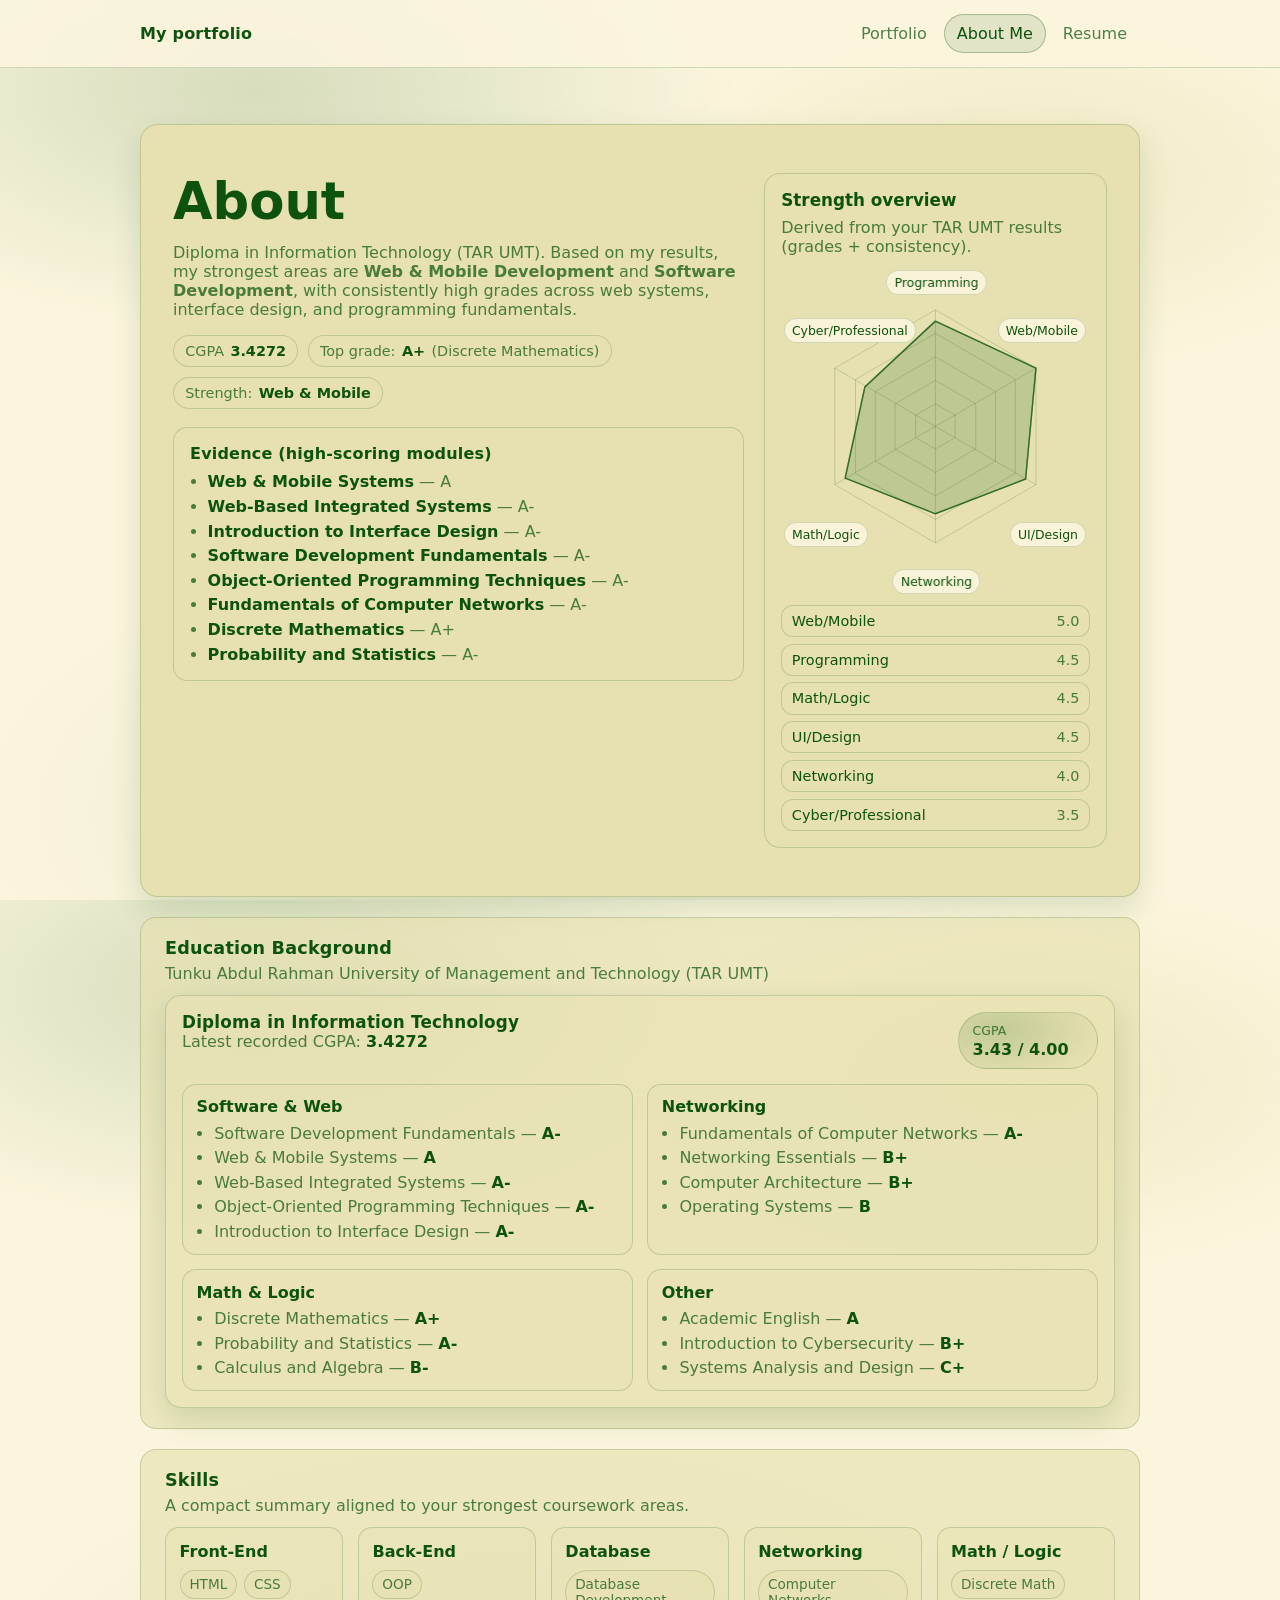
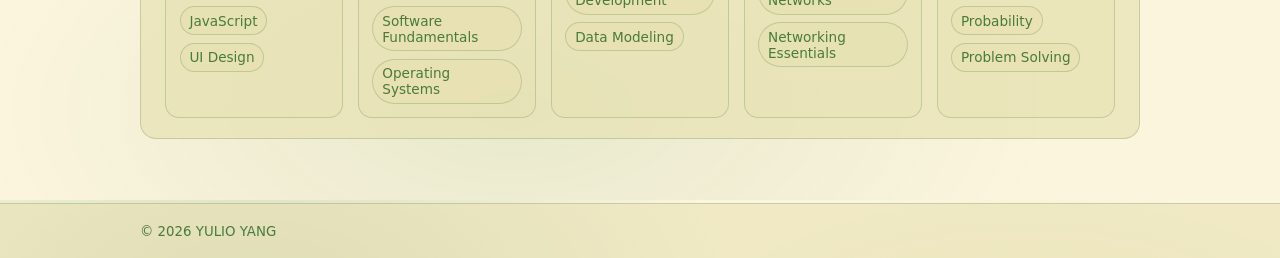
<file: about.html>
<!doctype html>
<html lang="en">
  <head>
    <meta charset="UTF-8" />
    <meta name="viewport" content="width=device-width, initial-scale=1.0" />
    <title>About Me</title>
    <script src="./assets/include-favicon.js"></script>
    <link rel="stylesheet" href="./styles.css" />
  </head>
  <body>
    <header class="site-header">
      <nav class="nav" aria-label="Primary">
        <a class="brand" href="./index.html">My portfolio</a>
        <button class="nav-toggle" type="button" aria-label="Open menu" aria-expanded="false" aria-controls="mobile-nav">
          <span class="nav-toggle-bars" aria-hidden="true"></span>
        </button>
        <ul class="nav-links">
          <li><a href="./index.html">Portfolio</a></li>
          <li><a class="is-active" href="./about.html">About Me</a></li>
          <li><a href="./resume.html">Resume</a></li>
        </ul>
      </nav>
      <div id="mobile-nav" class="nav-mobile" hidden>
        <a class="nav-mobile-link" href="./index.html">Portfolio</a>
        <a class="nav-mobile-link is-active" href="./about.html">About Me</a>
        <a class="nav-mobile-link" href="./resume.html">Resume</a>
      </div>
      <div class="nav-backdrop" hidden aria-hidden="true"></div>
    </header>

    <main class="container">
      <section class="hero" aria-label="About">
        <div class="about-hero">
          <div class="about-intro">
            <div class="about-title">
              <h1>About</h1>
              <p class="muted">
                Diploma in Information Technology (TAR UMT). Based on my results, my strongest areas are
                <strong>Web & Mobile Development</strong> and <strong>Software Development</strong>, with consistently high grades
                across web systems, interface design, and programming fundamentals.
              </p>
            </div>

            <div class="about-badges" role="list" aria-label="Highlights">
              <span class="pill" role="listitem">CGPA <strong>3.4272</strong></span>
              <span class="pill" role="listitem">Top grade: <strong>A+</strong> (Discrete Mathematics)</span>
              <span class="pill" role="listitem">Strength: <strong>Web & Mobile</strong></span>
            </div>

            <section class="about-section" aria-label="Evidence from results">
              <h2>Evidence (high-scoring modules)</h2>
              <ul class="about-list">
                <li><strong>Web & Mobile Systems</strong> — A</li>
                <li><strong>Web-Based Integrated Systems</strong> — A-</li>
                <li><strong>Introduction to Interface Design</strong> — A-</li>
                <li><strong>Software Development Fundamentals</strong> — A-</li>
                <li><strong>Object-Oriented Programming Techniques</strong> — A-</li>
                <li><strong>Fundamentals of Computer Networks</strong> — A-</li>
                <li><strong>Discrete Mathematics</strong> — A+</li>
                <li><strong>Probability and Statistics</strong> — A-</li>
              </ul>
            </section>
          </div>

          <aside class="about-radar" aria-label="Strength radar chart">
            <div class="radar-card">
              <div class="radar-head">
                <h2>Strength overview</h2>
                <p class="muted">Derived from your TAR UMT results (grades + consistency).</p>
              </div>

              <div class="radar-wrap" role="img" aria-label="Radar chart: Programming 4.5, Web/Mobile 5, UI/Design 4.5, Networking 4, Math/Logic 4.5, Cyber/Professional 3.5 out of 5">
                <svg class="radar" viewBox="0 0 320 320" aria-hidden="true">
                  <!-- grid -->
                  <g class="radar-grid">
                    <polygon points="160,36 267,98 267,222 160,284 53,222 53,98" />
                    <polygon points="160,61 245,110 245,210 160,259 75,210 75,110" />
                    <polygon points="160,86 224,123 224,197 160,234 96,197 96,123" />
                    <polygon points="160,111 203,136 203,184 160,209 117,184 117,136" />
                    <polygon points="160,136 181,148 181,172 160,184 139,172 139,148" />
                    <line x1="160" y1="160" x2="160" y2="36" />
                    <line x1="160" y1="160" x2="267" y2="98" />
                    <line x1="160" y1="160" x2="267" y2="222" />
                    <line x1="160" y1="160" x2="160" y2="284" />
                    <line x1="160" y1="160" x2="53" y2="222" />
                    <line x1="160" y1="160" x2="53" y2="98" />
                  </g>

                  <!-- data polygon (scale 0..5) -->
                  <!-- Order (top clockwise): Programming, Web/Mobile, UI/Design, Networking, Math/Logic, Cyber/Professional -->
                  <polygon class="radar-area" points="160,48 267,98 256,216 160,253 64,215 85,118" />
                  <polyline class="radar-line" points="160,48 267,98 256,216 160,253 64,215 85,118 160,48" />
                </svg>

                <div class="radar-label radar-top">Programming</div>
                <div class="radar-label radar-topRight">Web/Mobile</div>
                <div class="radar-label radar-bottomRight">UI/Design</div>
                <div class="radar-label radar-bottom">Networking</div>
                <div class="radar-label radar-bottomLeft">Math/Logic</div>
                <div class="radar-label radar-topLeft">Cyber/Professional</div>
              </div>

              <div class="radar-legend" aria-label="Scores">
                <div class="legend-row"><span class="legend-k">Web/Mobile</span><span class="legend-v">5.0</span></div>
                <div class="legend-row"><span class="legend-k">Programming</span><span class="legend-v">4.5</span></div>
                <div class="legend-row"><span class="legend-k">Math/Logic</span><span class="legend-v">4.5</span></div>
                <div class="legend-row"><span class="legend-k">UI/Design</span><span class="legend-v">4.5</span></div>
                <div class="legend-row"><span class="legend-k">Networking</span><span class="legend-v">4.0</span></div>
                <div class="legend-row"><span class="legend-k">Cyber/Professional</span><span class="legend-v">3.5</span></div>
              </div>
            </div>
          </aside>
        </div>
      </section>

      <section class="section about-block" aria-label="Education Background">
        <div class="section-title">
          <h2>Education Background</h2>
          <p class="muted">Tunku Abdul Rahman University of Management and Technology (TAR UMT)</p>
        </div>

        <div class="edu-grid">
          <article class="edu-card">
            <div class="edu-top">
              <div>
                <div class="edu-program">Diploma in Information Technology</div>
                <div class="edu-meta muted">Latest recorded CGPA: <strong>3.4272</strong></div>
              </div>
              <div class="edu-badge" aria-label="CGPA badge">
                <div class="edu-badge-k">CGPA</div>
                <div class="edu-badge-v">3.43 / 4.00</div>
              </div>
            </div>

            <div class="edu-courses" aria-label="Selected coursework and grades">
              <div class="course-group">
                <div class="course-title">Software & Web</div>
                <ul>
                  <li>Software Development Fundamentals — <strong>A-</strong></li>
                  <li>Web & Mobile Systems — <strong>A</strong></li>
                  <li>Web-Based Integrated Systems — <strong>A-</strong></li>
                  <li>Object-Oriented Programming Techniques — <strong>A-</strong></li>
                  <li>Introduction to Interface Design — <strong>A-</strong></li>
                </ul>
              </div>

              <div class="course-group">
                <div class="course-title">Networking</div>
                <ul>
                  <li>Fundamentals of Computer Networks — <strong>A-</strong></li>
                  <li>Networking Essentials — <strong>B+</strong></li>
                  <li>Computer Architecture — <strong>B+</strong></li>
                  <li>Operating Systems — <strong>B</strong></li>
                </ul>
              </div>

              <div class="course-group">
                <div class="course-title">Math & Logic</div>
                <ul>
                  <li>Discrete Mathematics — <strong>A+</strong></li>
                  <li>Probability and Statistics — <strong>A-</strong></li>
                  <li>Calculus and Algebra — <strong>B-</strong></li>
                </ul>
              </div>

              <div class="course-group">
                <div class="course-title">Other</div>
                <ul>
                  <li>Academic English — <strong>A</strong></li>
                  <li>Introduction to Cybersecurity — <strong>B+</strong></li>
                  <li>Systems Analysis and Design — <strong>C+</strong></li>
                </ul>
              </div>
            </div>
          </article>
        </div>
      </section>

      <section class="section about-block" aria-label="Skills (summary)">
        <div class="section-title">
          <h2>Skills</h2>
          <p class="muted">A compact summary aligned to your strongest coursework areas.</p>
        </div>

        <div class="skills-grid">
          <div class="skill-col">
            <div class="skill-title">Front-End</div>
            <div class="skill-tags">
              <span class="tag">HTML</span>
              <span class="tag">CSS</span>
              <span class="tag">JavaScript</span>
              <span class="tag">UI Design</span>
            </div>
          </div>

          <div class="skill-col">
            <div class="skill-title">Back-End</div>
            <div class="skill-tags">
              <span class="tag">OOP</span>
              <span class="tag">Software Fundamentals</span>
              <span class="tag">Operating Systems</span>
            </div>
          </div>

          <div class="skill-col">
            <div class="skill-title">Database</div>
            <div class="skill-tags">
              <span class="tag">Database Development</span>
              <span class="tag">Data Modeling</span>
            </div>
          </div>

          <div class="skill-col">
            <div class="skill-title">Networking</div>
            <div class="skill-tags">
              <span class="tag">Computer Networks</span>
              <span class="tag">Networking Essentials</span>
            </div>
          </div>

          <div class="skill-col">
            <div class="skill-title">Math / Logic</div>
            <div class="skill-tags">
              <span class="tag">Discrete Math</span>
              <span class="tag">Probability</span>
              <span class="tag">Problem Solving</span>
            </div>
          </div>
        </div>
      </section>
    </main>

    <footer class="site-footer">
      <small>© <span id="year">2026</span> YULIO YANG</small>
    </footer>

    <script>
      (function () {
        // Header offset for fixed header
        var header = document.querySelector(".site-header");
        function setHeaderOffset() {
          if (!header) return;
          document.documentElement.style.setProperty("--header-offset", header.offsetHeight + "px");
        }
        setHeaderOffset();
        window.addEventListener("resize", setHeaderOffset);

        // Smart sticky header
        var lastY = window.scrollY || 0;
        window.addEventListener(
          "scroll",
          function () {
            if (!header) return;
            var y = window.scrollY || 0;
            var goingDown = y > lastY;
            if (y < 80) {
              header.classList.remove("is-hidden");
            } else if (goingDown && y > 400) {
              header.classList.add("is-hidden");
            } else if (!goingDown) {
              header.classList.remove("is-hidden");
            }
            lastY = y;
          },
          { passive: true }
        );

        // Mobile nav drawer
        var navBtn = document.querySelector(".nav-toggle");
        var navPanel = document.getElementById("mobile-nav");
        var backdrop = document.querySelector(".nav-backdrop");
        function closeNav() {
          if (!navBtn || !navPanel) return;
          navPanel.setAttribute("hidden", "");
          if (backdrop) backdrop.setAttribute("hidden", "");
          navBtn.setAttribute("aria-expanded", "false");
          navBtn.setAttribute("aria-label", "Open menu");
          document.documentElement.classList.remove("nav-open");
        }
        function openNav() {
          if (!navBtn || !navPanel) return;
          navPanel.removeAttribute("hidden");
          if (backdrop) backdrop.removeAttribute("hidden");
          navBtn.setAttribute("aria-expanded", "true");
          navBtn.setAttribute("aria-label", "Close menu");
          document.documentElement.classList.add("nav-open");
        }
        if (navBtn && navPanel) {
          navBtn.addEventListener("click", function () {
            var willOpen = navPanel.hasAttribute("hidden");
            if (willOpen) openNav();
            else closeNav();
          });
        }
        if (backdrop) backdrop.addEventListener("click", closeNav);
        document.addEventListener("keydown", function (e) {
          if (e.key === "Escape") closeNav();
        });
      })();
    </script>
  </body>
</html>
</file>
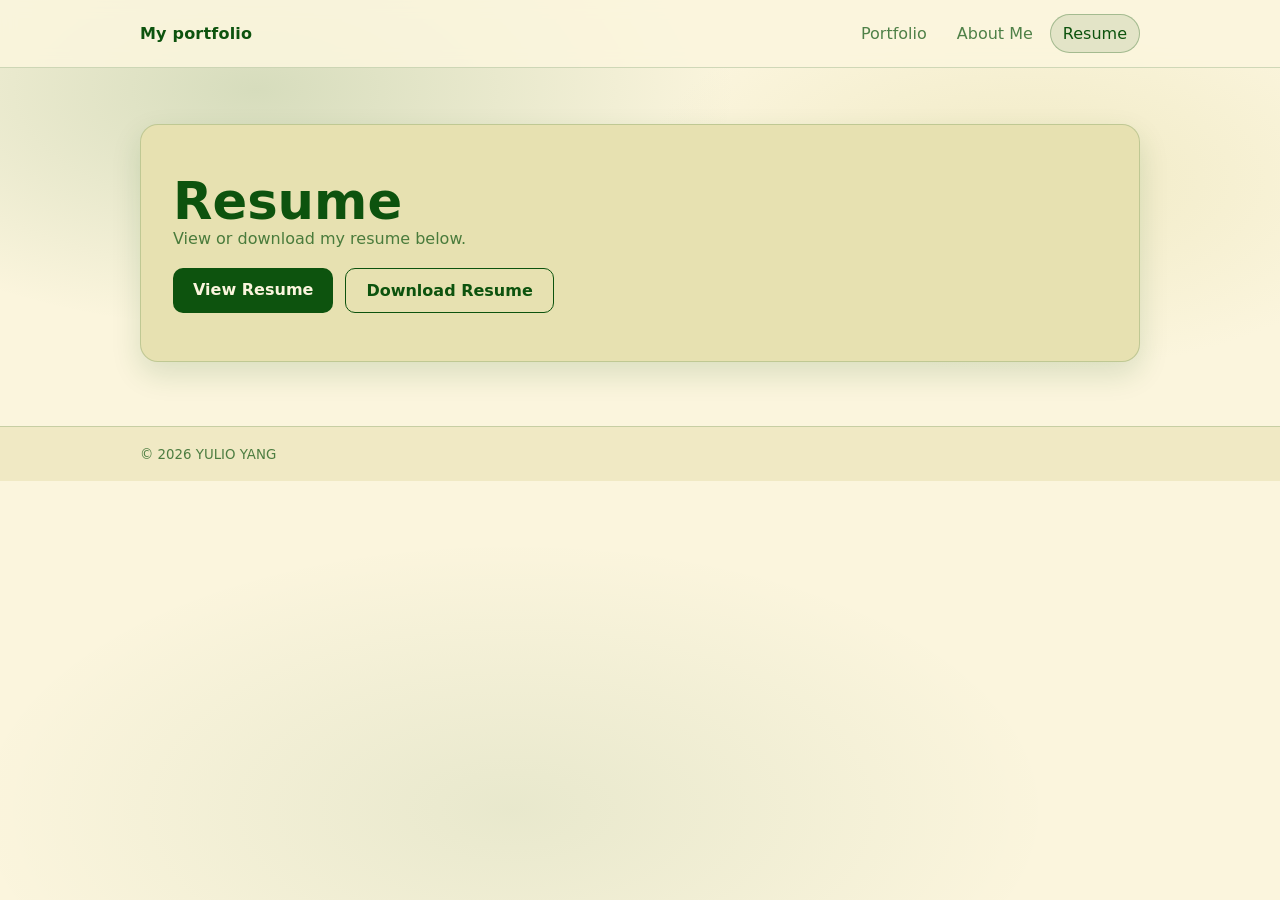
<file: resume.html>
<!doctype html>
<html lang="en">
  <head>
    <meta charset="UTF-8" />
    <meta name="viewport" content="width=device-width, initial-scale=1.0" />
    <title>Resume</title>
    <script src="./assets/include-favicon.js"></script>
    <link rel="stylesheet" href="./styles.css" />
  </head>
  <body>
    <header class="site-header">
      <nav class="nav" aria-label="Primary">
        <a class="brand" href="./index.html">My portfolio</a>
        <button class="nav-toggle" type="button" aria-label="Open menu" aria-expanded="false" aria-controls="mobile-nav">
          <span class="nav-toggle-bars" aria-hidden="true"></span>
        </button>
        <ul class="nav-links">
          <li><a href="./index.html">Portfolio</a></li>
          <li><a href="./about.html">About Me</a></li>
          <li><a class="is-active" href="./resume.html">Resume</a></li>
        </ul>
      </nav>
      <div id="mobile-nav" class="nav-mobile" hidden>
        <a class="nav-mobile-link" href="./index.html">Portfolio</a>
        <a class="nav-mobile-link" href="./about.html">About Me</a>
        <a class="nav-mobile-link is-active" href="./resume.html">Resume</a>
      </div>
      <div class="nav-backdrop" hidden aria-hidden="true"></div>
    </header>

    <main class="container">
      <section class="hero" aria-label="Resume">
        <h1>Resume</h1>
        <p class="muted">View or download my resume below.</p>
    
        <div class="resume-actions">
          <a class="btn" href="./assets/LIMJINGYANG.CV.pdf" target="_blank" rel="noopener">
            View Resume
          </a>
    
          <a class="btn btn-outline" href="./assets/LIMJINGYANG.CV.pdf" download>
            Download Resume
          </a>
        </div>
      </section>
    </main>

    <footer class="site-footer">
      <small>© <span id="year">2026</span> YULIO YANG</small>
    </footer>

    <script>
      (function () {
        // Header offset for fixed header
        var header = document.querySelector(".site-header");
        function setHeaderOffset() {
          if (!header) return;
          document.documentElement.style.setProperty("--header-offset", header.offsetHeight + "px");
        }
        setHeaderOffset();
        window.addEventListener("resize", setHeaderOffset);

        // Smart sticky header
        var lastY = window.scrollY || 0;
        window.addEventListener(
          "scroll",
          function () {
            if (!header) return;
            var y = window.scrollY || 0;
            var goingDown = y > lastY;
            if (y < 80) {
              header.classList.remove("is-hidden");
            } else if (goingDown && y > 400) {
              header.classList.add("is-hidden");
            } else if (!goingDown) {
              header.classList.remove("is-hidden");
            }
            lastY = y;
          },
          { passive: true }
        );

        // Mobile nav drawer
        var navBtn = document.querySelector(".nav-toggle");
        var navPanel = document.getElementById("mobile-nav");
        var backdrop = document.querySelector(".nav-backdrop");
        function closeNav() {
          if (!navBtn || !navPanel) return;
          navPanel.setAttribute("hidden", "");
          if (backdrop) backdrop.setAttribute("hidden", "");
          navBtn.setAttribute("aria-expanded", "false");
          navBtn.setAttribute("aria-label", "Open menu");
          document.documentElement.classList.remove("nav-open");
        }
        function openNav() {
          if (!navBtn || !navPanel) return;
          navPanel.removeAttribute("hidden");
          if (backdrop) backdrop.removeAttribute("hidden");
          navBtn.setAttribute("aria-expanded", "true");
          navBtn.setAttribute("aria-label", "Close menu");
          document.documentElement.classList.add("nav-open");
        }
        if (navBtn && navPanel) {
          navBtn.addEventListener("click", function () {
            var willOpen = navPanel.hasAttribute("hidden");
            if (willOpen) openNav();
            else closeNav();
          });
        }
        if (backdrop) backdrop.addEventListener("click", closeNav);
        document.addEventListener("keydown", function (e) {
          if (e.key === "Escape") closeNav();
        });
      })();
    </script>

  </body>
</html>
</file>
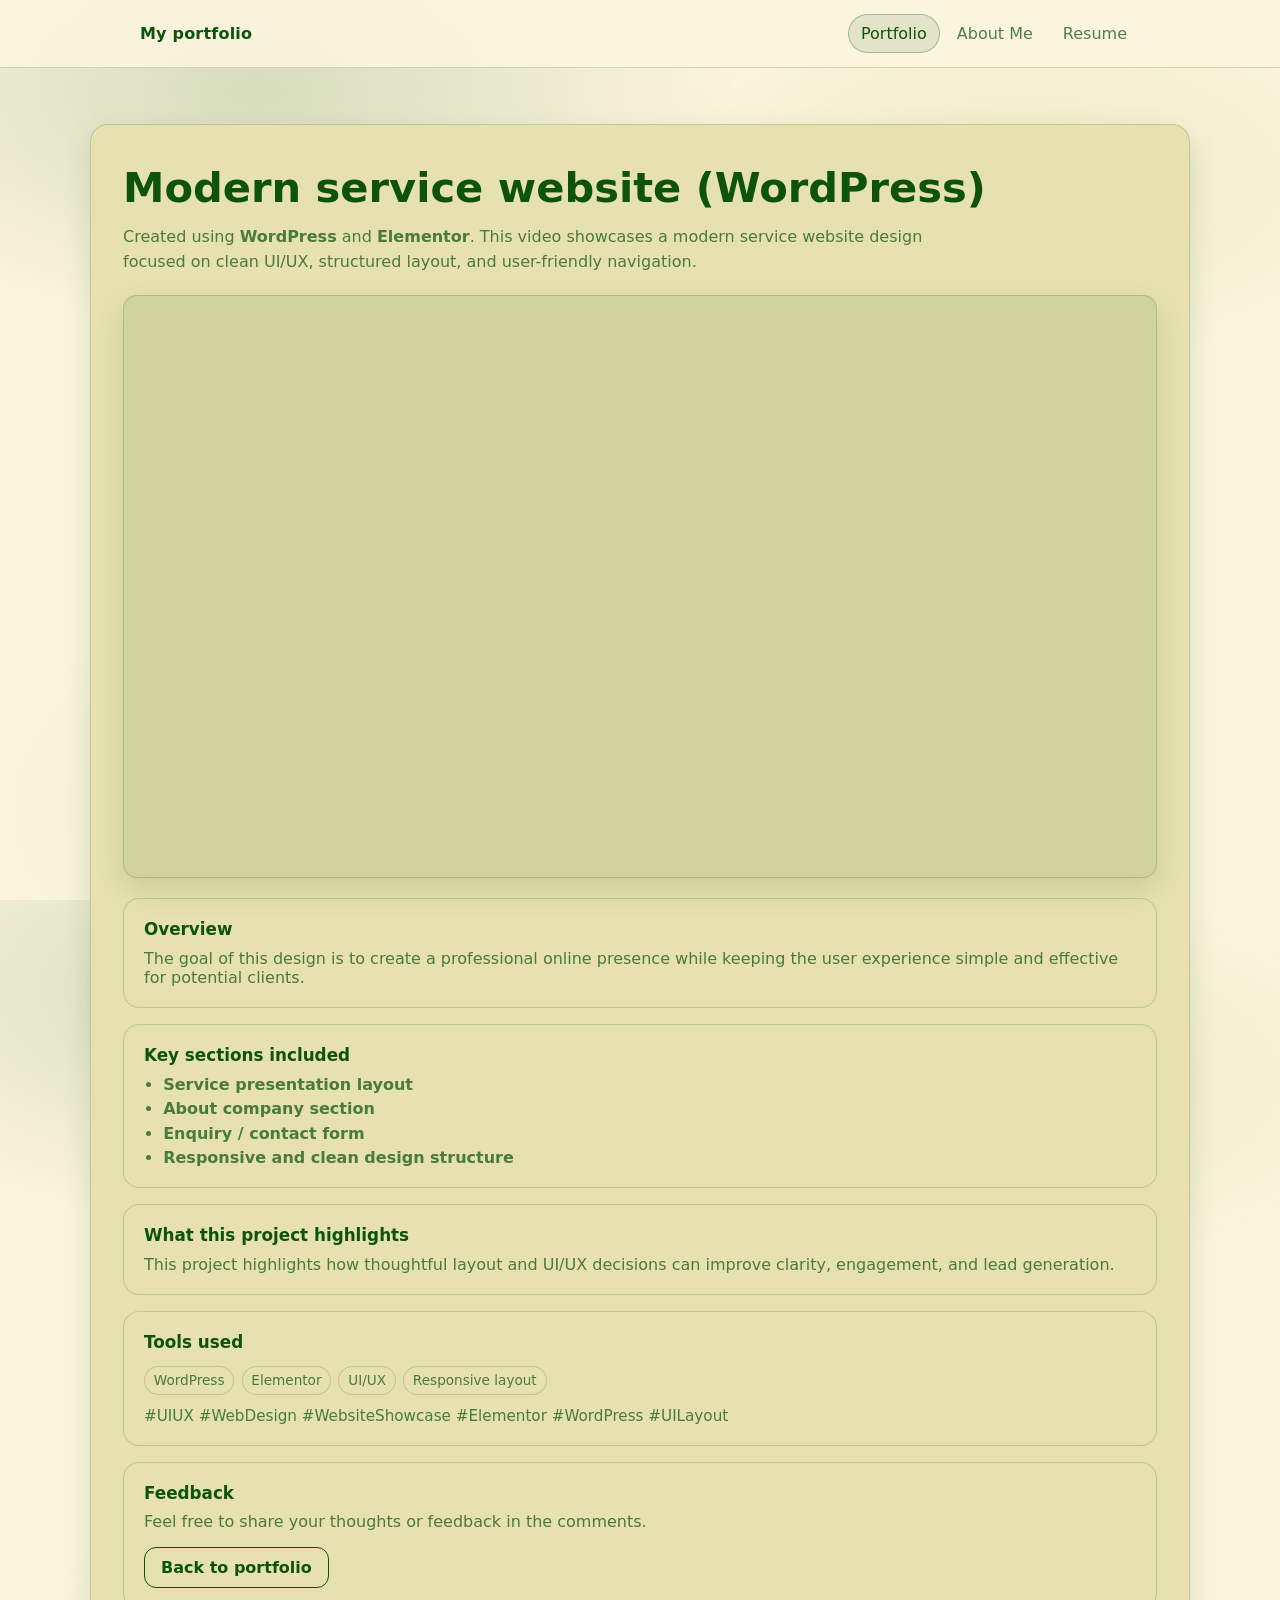
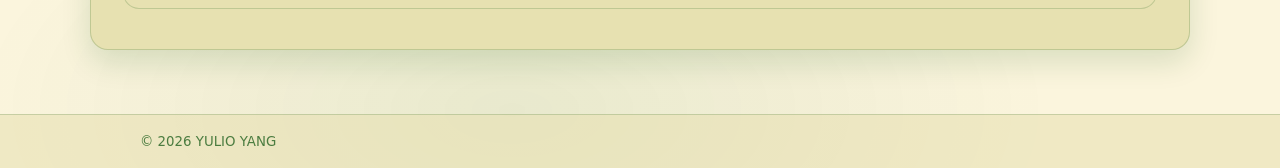
<file: wordpress-service.html>
<!doctype html>
<html lang="en">
  <head>
    <meta charset="UTF-8" />
    <meta name="viewport" content="width=device-width, initial-scale=1.0" />
    <title>Modern Service Website (WordPress)</title>
    <script src="./assets/include-favicon.js"></script>
    <link rel="stylesheet" href="./styles.css" />
  </head>
  <body class="detail-page">
    <header class="site-header">
      <nav class="nav" aria-label="Primary">
        <a class="brand" href="./index.html">My portfolio</a>
        <button class="nav-toggle" type="button" aria-label="Open menu" aria-expanded="false" aria-controls="mobile-nav">
          <span class="nav-toggle-bars" aria-hidden="true"></span>
        </button>
        <ul class="nav-links">
          <li><a class="is-active" href="./index.html">Portfolio</a></li>
          <li><a href="./about.html">About Me</a></li>
          <li><a href="./resume.html">Resume</a></li>
        </ul>
      </nav>
      <div id="mobile-nav" class="nav-mobile" hidden>
        <a class="nav-mobile-link is-active" href="./index.html">Portfolio</a>
        <a class="nav-mobile-link" href="./about.html">About Me</a>
        <a class="nav-mobile-link" href="./resume.html">Resume</a>
      </div>
      <div class="nav-backdrop" hidden aria-hidden="true"></div>
    </header>

    <main class="container">
      <section class="detail-hero" aria-label="Project details">
        <h1>Modern service website (WordPress)</h1>
        <p class="muted detail-sub">
          Created using <strong>WordPress</strong> and <strong>Elementor</strong>.
          This video showcases a modern service website design focused on clean UI/UX, structured layout,
          and user-friendly navigation.
        </p>

        <div class="detail-video">
          <div class="embed-wrap media" aria-label="YouTube video">
            <iframe
              title="Modern service website (WordPress) — showcase"
              src="https://www.youtube.com/embed/Iy7rHzOkc2o?autoplay=1&loop=1&playlist=Iy7rHzOkc2o&rel=0&modestbranding=1"
              allow="accelerometer; autoplay; clipboard-write; encrypted-media; gyroscope; picture-in-picture; web-share"
              allowfullscreen
            ></iframe>
          </div>
        </div>

        <div class="detail-content">
          <div class="detail-block">
            <h2>Overview</h2>
            <p class="muted">
              The goal of this design is to create a professional online presence while keeping the user experience
              simple and effective for potential clients.
            </p>
          </div>

          <div class="detail-block">
            <h2>Key sections included</h2>
            <ul class="detail-list">
              <li><strong>Service presentation layout</strong></li>
              <li><strong>About company section</strong></li>
              <li><strong>Enquiry / contact form</strong></li>
              <li><strong>Responsive and clean design structure</strong></li>
            </ul>
          </div>

          <div class="detail-block">
            <h2>What this project highlights</h2>
            <p class="muted">
              This project highlights how thoughtful layout and UI/UX decisions can improve clarity, engagement,
              and lead generation.
            </p>
          </div>

          <div class="detail-block">
            <h2>Tools used</h2>
            <div class="details-tags" aria-label="Tools">
              <span class="tag">WordPress</span>
              <span class="tag">Elementor</span>
              <span class="tag">UI/UX</span>
              <span class="tag">Responsive layout</span>
            </div>
            <p class="muted hashes">
              #UIUX #WebDesign #WebsiteShowcase #Elementor #WordPress #UILayout
            </p>
          </div>

          <div class="detail-block">
            <h2>Feedback</h2>
            <p class="muted">Feel free to share your thoughts or feedback in the comments.</p>
            <div class="work-actions">
              <a class="btn btn-outline work-btn" href="./index.html">Back to portfolio</a>
            </div>
          </div>
        </div>
      </section>
    </main>

    <footer class="site-footer">
      <small>© <span id="year">2026</span> YULIO YANG</small>
    </footer>

    <script>
      (function () {
        // Header offset for fixed header
        var header = document.querySelector(".site-header");
        function setHeaderOffset() {
          if (!header) return;
          document.documentElement.style.setProperty("--header-offset", header.offsetHeight + "px");
        }
        setHeaderOffset();
        window.addEventListener("resize", setHeaderOffset);

        // Smart sticky header
        var lastY = window.scrollY || 0;
        window.addEventListener(
          "scroll",
          function () {
            if (!header) return;
            var y = window.scrollY || 0;
            var goingDown = y > lastY;
            if (y < 80) {
              header.classList.remove("is-hidden");
            } else if (goingDown && y > 400) {
              header.classList.add("is-hidden");
            } else if (!goingDown) {
              header.classList.remove("is-hidden");
            }
            lastY = y;
          },
          { passive: true }
        );

        // Mobile nav drawer
        var navBtn = document.querySelector(".nav-toggle");
        var navPanel = document.getElementById("mobile-nav");
        var backdrop = document.querySelector(".nav-backdrop");
        function closeNav() {
          if (!navBtn || !navPanel) return;
          navPanel.setAttribute("hidden", "");
          if (backdrop) backdrop.setAttribute("hidden", "");
          navBtn.setAttribute("aria-expanded", "false");
          navBtn.setAttribute("aria-label", "Open menu");
          document.documentElement.classList.remove("nav-open");
        }
        function openNav() {
          if (!navBtn || !navPanel) return;
          navPanel.removeAttribute("hidden");
          if (backdrop) backdrop.removeAttribute("hidden");
          navBtn.setAttribute("aria-expanded", "true");
          navBtn.setAttribute("aria-label", "Close menu");
          document.documentElement.classList.add("nav-open");
        }
        if (navBtn && navPanel) {
          navBtn.addEventListener("click", function () {
            var willOpen = navPanel.hasAttribute("hidden");
            if (willOpen) openNav();
            else closeNav();
          });
        }
        if (backdrop) backdrop.addEventListener("click", closeNav);
        document.addEventListener("keydown", function (e) {
          if (e.key === "Escape") closeNav();
        });
      })();
    </script>
  </body>
</html>
</file>
<file: styles.css>
:root{
  --cream: #FBF5DD;
  --sand: #E7E1B1;
  --green: #306D29;
  --green-dark: #0D530E;

  --bg: var(--cream);
  --panel: var(--sand);
  --text: var(--green-dark);
  --muted: rgba(13, 83, 14, 0.72);
  --border: rgba(13, 83, 14, 0.18);
  --accent: var(--green);
  --shadow: 0 12px 30px rgba(13, 83, 14, 0.14);
  --surface: rgba(231, 225, 177, 0.65);
  --surface-strong: #E7E1B1;
}

*{ box-sizing: border-box; }

html, body { height: 100%; }

body{
  margin: 0;
  font-family: ui-sans-serif, system-ui, -apple-system, Segoe UI, Roboto, Arial, "Noto Sans", "Liberation Sans", sans-serif;
  color: var(--text);
  background:
    radial-gradient(800px 400px at 20% 10%, rgba(48, 109, 41, 0.18), transparent 60%),
    radial-gradient(700px 350px at 80% 20%, rgba(231, 225, 177, 0.55), transparent 55%),
    radial-gradient(900px 450px at 40% 90%, rgba(13, 83, 14, 0.08), transparent 60%),
    var(--bg);
  padding-top: var(--header-offset, 76px);
}

a{
  color: inherit;
  text-decoration: none;
}

.container{
  width: min(1000px, calc(100% - 2rem));
  margin: 0 auto;
  padding: 2rem 0 4rem;
}

.site-header{
  position: fixed;
  top: 0;
  left: 0;
  right: 0;
  z-index: 10;
  backdrop-filter: blur(8px);
  background: rgba(251, 245, 221, 0.88);
  border-bottom: 1px solid var(--border);
  transform: translateY(0);
  transition: transform 220ms ease;
}

.site-header.is-hidden{
  transform: translateY(-110%);
}

/* When the drawer is open, make header more solid */
.nav-open .site-header{
  background: rgba(251, 245, 221, 0.98);
  backdrop-filter: none;
  box-shadow: 0 14px 40px rgba(13, 83, 14, 0.18);
}

.nav{
  width: min(1000px, calc(100% - 2rem));
  margin: 0 auto;
  padding: 0.9rem 0;
  display: flex;
  align-items: center;
  justify-content: space-between;
  gap: 1rem;
}

.nav-toggle{
  display: none;
  width: 44px;
  height: 40px;
  border-radius: 12px;
  border: 1px solid var(--border);
  background: var(--surface);
  color: var(--text);
  padding: 0;
  position: relative;
  z-index: 12;
  backdrop-filter: none;
}

.nav-toggle:hover,
.nav-toggle:focus-visible{
  border-color: rgba(13, 83, 14, 0.28);
  background: rgba(231, 225, 177, 0.85);
  outline: none;
}

.nav-open .nav-toggle{
  background: rgba(231, 225, 177, 0.95);
  border-color: rgba(13, 83, 14, 0.28);
}

.nav-toggle-bars{
  display: inline-block;
  width: 18px;
  height: 2px;
  background: var(--green-dark);
  border-radius: 999px;
  position: relative;
  transition: background 180ms ease, transform 180ms ease;
}

.nav-toggle-bars::before,
.nav-toggle-bars::after{
  content: "";
  position: absolute;
  left: 0;
  width: 18px;
  height: 2px;
  background: var(--green-dark);
  border-radius: 999px;
  transition: transform 180ms ease, top 180ms ease, opacity 180ms ease;
}

.nav-toggle-bars::before{ top: -6px; }
.nav-toggle-bars::after{ top: 6px; }

/* Burger -> X when open */
.nav-open .nav-toggle-bars{
  background: transparent;
}

.nav-open .nav-toggle-bars::before{
  top: 0;
  transform: rotate(45deg);
}

.nav-open .nav-toggle-bars::after{
  top: 0;
  transform: rotate(-45deg);
}

.nav-mobile{
  width: min(1000px, calc(100% - 2rem));
  margin: 0 auto 0.75rem;
  border: 1px solid var(--border);
  background: rgba(251, 245, 221, 0.96);
  border-radius: 16px;
  padding: 0.6rem;
  display: none;
  gap: 0.25rem;
  backdrop-filter: blur(10px);
}

/* Ensure [hidden] always wins over layout CSS (prevents mobile menu showing on load) */
.nav-mobile[hidden]{
  display: none !important;
}

.nav-backdrop{
  position: fixed;
  inset: 0;
  background: rgba(13, 83, 14, 0.45);
  backdrop-filter: none;
  display: none;
}

.nav-backdrop[hidden]{
  display: none !important;
}

/* Dim the page content behind the drawer */
.nav-open main,
.nav-open .site-footer{
  opacity: 0.5;
  transition: opacity 180ms ease;
}

.nav-mobile-link{
  display: flex;
  padding: 0.75rem 0.85rem;
  border-radius: 12px;
  color: var(--muted);
  border: 1px solid transparent;
}

.nav-mobile-link:hover,
.nav-mobile-link:focus-visible{
  color: var(--text);
  border-color: var(--border);
  background: var(--surface);
  outline: none;
}

.nav-mobile-link.is-active{
  color: var(--text);
  border-color: rgba(48, 109, 41, 0.35);
  background: rgba(48, 109, 41, 0.12);
}

.brand{
  font-weight: 700;
  letter-spacing: 0.2px;
}

.nav-links{
  list-style: none;
  padding: 0;
  margin: 0;
  display: flex;
  align-items: center;
  gap: 0.25rem;
}

.nav-links a{
  display: inline-flex;
  padding: 0.55rem 0.75rem;
  border-radius: 999px;
  border: 1px solid transparent;
  color: var(--muted);
}

.nav-links a:hover,
.nav-links a:focus-visible{
  color: var(--text);
  border-color: var(--border);
  background: rgba(48, 109, 41, 0.1);
  outline: none;
}

.hero{
  margin-top: 1.5rem;
  padding: 3rem 2rem;
  background: var(--panel);
  border: 1px solid var(--border);
  border-radius: 18px;
  box-shadow: var(--shadow);
}

.hero h1{
  margin: 0;
  font-size: clamp(2.2rem, 4vw, 3.2rem);
  line-height: 1.1;
}

.section{
  margin-top: 1.25rem;
  padding: 1.25rem 1.5rem;
  background: var(--surface);
  border: 1px solid var(--border);
  border-radius: 16px;
}

.section h2{
  margin: 0 0 0.5rem;
  font-size: 1.1rem;
  letter-spacing: 0.2px;
}

.muted{
  margin: 0;
  color: var(--muted);
}

.resume-actions {
  display: flex;
  gap: 12px;
  margin-top: 20px;
  flex-wrap: wrap;
}

.btn {
  display: inline-block;
  padding: 12px 20px;
  border-radius: 10px;
  text-decoration: none;
  background: var(--green-dark);
  color: var(--cream);
  font-weight: 600;
  transition: 0.3s ease;
}

.btn:hover {
  opacity: 0.9;
  transform: translateY(-2px);
}

.btn-outline {
  background: transparent;
  border: 1px solid var(--green-dark);
  color: var(--green-dark);
}

/* About page layout */
.about-hero{
  display: grid;
  grid-template-columns: 1.25fr 0.75fr;
  gap: 1.25rem;
  align-items: start;
}

.about-title p{
  margin: 0.85rem 0 0;
  max-width: 70ch;
}

.about-badges{
  display: flex;
  flex-wrap: wrap;
  gap: 0.6rem;
  margin-top: 1rem;
}

.pill{
  display: inline-flex;
  align-items: center;
  gap: 0.4rem;
  padding: 0.45rem 0.7rem;
  border-radius: 999px;
  border: 1px solid var(--border);
  background: var(--surface);
  color: var(--muted);
  font-size: 0.9rem;
}

.pill strong{
  color: var(--text);
  font-weight: 700;
}

.about-section{
  margin-top: 1.1rem;
  padding: 1rem 1rem;
  border-radius: 14px;
  border: 1px solid var(--border);
  background: var(--surface);
}

.about-section h2{
  margin: 0 0 0.6rem;
  font-size: 1rem;
  letter-spacing: 0.2px;
}

.about-list{
  margin: 0;
  padding-left: 1.1rem;
  color: var(--muted);
  display: grid;
  gap: 0.35rem;
}

.about-list strong{
  color: var(--text);
}

.radar-card{
  border-radius: 16px;
  border: 1px solid var(--border);
  background: var(--surface);
  padding: 1rem 1rem;
}

.radar-head h2{
  margin: 0;
  font-size: 1.05rem;
}

.radar-head p{
  margin: 0.5rem 0 0;
}

.radar-wrap{
  position: relative;
  margin-top: 0.75rem;
  display: grid;
  place-items: center;
  padding: 0.5rem 0.25rem 1.25rem;
}

.radar{
  width: min(320px, 100%);
  height: auto;
  overflow: visible;
}

.radar-grid polygon,
.radar-grid line{
  fill: none;
  stroke: rgba(13, 83, 14, 0.2);
  stroke-width: 1;
}

.radar-area{
  fill: rgba(48, 109, 41, 0.22);
  stroke: rgba(48, 109, 41, 0.55);
  stroke-width: 1.5;
}

.radar-line{
  fill: none;
  stroke: rgba(13, 83, 14, 0.65);
  stroke-width: 1.5;
}

.radar-label{
  position: absolute;
  font-size: 0.78rem;
  color: var(--text);
  background: rgba(251, 245, 221, 0.92);
  border: 1px solid var(--border);
  padding: 0.25rem 0.45rem;
  border-radius: 999px;
  backdrop-filter: blur(8px);
  white-space: nowrap;
}

.radar-top{ top: 0.1rem; left: 50%; transform: translateX(-50%); }
.radar-topRight{ top: 3.1rem; right: 0.2rem; }
.radar-bottomRight{ bottom: 3.1rem; right: 0.2rem; }
.radar-bottom{ bottom: 0.2rem; left: 50%; transform: translateX(-50%); }
.radar-bottomLeft{ bottom: 3.1rem; left: 0.2rem; }
.radar-topLeft{ top: 3.1rem; left: 0.2rem; }

.radar-legend{
  margin-top: 0.5rem;
  display: grid;
  gap: 0.4rem;
}

.legend-row{
  display: flex;
  justify-content: space-between;
  gap: 0.75rem;
  padding: 0.45rem 0.6rem;
  border-radius: 12px;
  border: 1px solid var(--border);
  background: rgba(231, 225, 177, 0.5);
  color: var(--muted);
  font-size: 0.9rem;
}

.legend-k{
  color: var(--text);
}

.legend-v{
  font-variant-numeric: tabular-nums;
}

.about-block .section-title{
  display: grid;
  gap: 0.35rem;
  margin-bottom: 0.8rem;
}

.about-block .section-title h2{
  margin: 0;
}

.about-block .section-title p{
  margin: 0;
}

.edu-grid{
  display: grid;
  gap: 1rem;
}

.edu-card{
  border-radius: 16px;
  border: 1px solid var(--border);
  background: rgba(231, 225, 177, 0.5);
  box-shadow: var(--shadow);
  padding: 1rem 1rem;
}

.edu-top{
  display: flex;
  align-items: flex-start;
  justify-content: space-between;
  gap: 1rem;
  flex-wrap: wrap;
}

.edu-program{
  font-weight: 800;
  letter-spacing: 0.2px;
  font-size: 1.05rem;
}

.edu-meta strong{
  color: var(--text);
}

.edu-badge{
  min-width: 140px;
  border-radius: 999px;
  padding: 0.6rem 0.85rem;
  border: 1px solid var(--border);
  background:
    radial-gradient(180px 90px at 30% 30%, rgba(48, 109, 41, 0.2), transparent 60%),
    radial-gradient(180px 90px at 70% 70%, rgba(231, 225, 177, 0.65), transparent 60%),
    var(--surface);
}

.edu-badge-k{
  color: var(--muted);
  font-size: 0.78rem;
}

.edu-badge-v{
  font-weight: 800;
  margin-top: 0.1rem;
}

.edu-courses{
  margin-top: 0.9rem;
  display: grid;
  grid-template-columns: repeat(2, minmax(0, 1fr));
  gap: 0.9rem;
}

.course-group{
  border-radius: 14px;
  border: 1px solid var(--border);
  background: rgba(231, 225, 177, 0.4);
  padding: 0.8rem 0.85rem;
}

.course-title{
  font-weight: 700;
  margin-bottom: 0.45rem;
}

.course-group ul{
  margin: 0;
  padding-left: 1.1rem;
  color: var(--muted);
  display: grid;
  gap: 0.35rem;
}

.course-group strong{
  color: var(--text);
}

.skills-grid{
  display: grid;
  grid-template-columns: repeat(5, minmax(0, 1fr));
  gap: 0.9rem;
}

.skill-col{
  border-radius: 14px;
  border: 1px solid var(--border);
  background: rgba(231, 225, 177, 0.4);
  padding: 0.85rem 0.85rem;
}

.skill-title{
  font-weight: 800;
  margin-bottom: 0.55rem;
}

.skill-tags{
  display: flex;
  flex-wrap: wrap;
  gap: 0.45rem;
}

.tag{
  display: inline-flex;
  align-items: center;
  padding: 0.35rem 0.55rem;
  border-radius: 999px;
  border: 1px solid var(--border);
  background: var(--surface);
  color: var(--muted);
  font-size: 0.85rem;
}

.nav-links a.is-active{
  color: var(--text);
  border-color: rgba(48, 109, 41, 0.35);
  background: rgba(48, 109, 41, 0.12);
}

.portfolio-item{
  margin-top: 1.5rem;
}

.portfolio-item-title{
  margin: 0 0 0.5rem;
  font-size: clamp(1.15rem, 2.2vw, 1.35rem);
  font-weight: 750;
  letter-spacing: 0.2px;
}

.portfolio-item-desc{
  margin: 0 0 1rem;
  max-width: 70ch;
}

.media{
  border-radius: 14px;
  overflow: hidden;
  border: 1px solid var(--border);
  background: rgba(13, 83, 14, 0.1);
  box-shadow: var(--shadow);
}

.media-video{
  display: block;
  width: 100%;
  height: auto;
}

.site-intro{
  margin-bottom: 1.75rem;
}

.site-intro h1{
  margin: 0 0 0.65rem;
}

.site-intro-lead{
  margin: 0;
  max-width: 72ch;
  line-height: 1.55;
}

.site-intro-lead a{
  color: var(--green);
  text-decoration: underline;
  text-underline-offset: 3px;
}

.site-intro-lead a:hover,
.site-intro-lead a:focus-visible{
  color: var(--text);
  outline: none;
}

.video-expand-panel{
  margin-top: 1rem;
  display: grid;
  gap: 0.9rem;
}

.video-expand-panel[hidden]{
  display: none !important;
}

.embed-wrap{
  position: relative;
  padding-bottom: 56.25%;
  height: 0;
  overflow: hidden;
  border-radius: 14px;
}

.embed-wrap iframe{
  position: absolute;
  inset: 0;
  width: 100%;
  height: 100%;
  border: 0;
}

.video-caption{
  margin: 0;
  max-width: 72ch;
  line-height: 1.5;
}

button.btn{
  font: inherit;
  cursor: pointer;
}

.btn-expand{
  margin-top: 0.35rem;
}

.portfolio-gallery{
  margin-top: 1.25rem;
}

.gallery-head{
  display: flex;
  align-items: baseline;
  justify-content: space-between;
  gap: 1rem;
  flex-wrap: wrap;
  margin-bottom: 0.9rem;
}

.gallery-title{
  margin: 0;
  font-size: 1.2rem;
  letter-spacing: 0.2px;
}

.gallery-grid{
  display: grid;
  grid-template-columns: repeat(2, minmax(0, 1fr));
  gap: 1rem;
}

.work-card{
  border-radius: 18px;
  border: 1px solid var(--border);
  background: rgba(231, 225, 177, 0.5);
  overflow: hidden;
  box-shadow: var(--shadow);
}

.work-preview{
  position: relative;
  border-radius: 0;
  border: 0;
  box-shadow: none;
  background: rgba(13, 83, 14, 0.12);
}

.work-thumb,
.work-thumb-video{
  display: block;
  width: 100%;
  aspect-ratio: 16 / 9;
  object-fit: cover;
}

.work-preview-overlay{
  position: absolute;
  inset: 0;
  background: linear-gradient(to top, rgba(13, 83, 14, 0.45), rgba(13, 83, 14, 0) 55%);
  display: flex;
  align-items: flex-end;
  justify-content: space-between;
  gap: 0.75rem;
  padding: 0.9rem;
}

.work-preview-chip{
  display: inline-flex;
  padding: 0.35rem 0.55rem;
  border-radius: 999px;
  border: 1px solid var(--border);
  background: rgba(251, 245, 221, 0.92);
  color: var(--text);
  font-size: 0.85rem;
  backdrop-filter: blur(8px);
}

.work-preview-meta{
  display: inline-flex;
  align-items: center;
  gap: 0.5rem;
  padding: 0.35rem 0.55rem;
  border-radius: 999px;
  border: 1px solid var(--border);
  background: rgba(251, 245, 221, 0.92);
  color: var(--text);
  font-size: 0.85rem;
  backdrop-filter: blur(8px);
}

.categories{
  margin-top: 1rem;
  display: flex;
  flex-wrap: wrap;
  gap: 0.55rem;
}

.category-pill{
  display: inline-flex;
  align-items: center;
  gap: 0.45rem;
  padding: 0.45rem 0.7rem;
  border-radius: 999px;
  border: 1px solid var(--border);
  background: var(--surface);
  color: var(--muted);
  font-size: 0.9rem;
}

.category-dot{
  width: 8px;
  height: 8px;
  border-radius: 999px;
  background: var(--green);
}

.category-dot.purple{ background: var(--green-dark); }
.category-dot.green{ background: var(--sand); }
.category-dot.orange{ background: #8b5a2b; }

.work-link{
  color: inherit;
}

.work-link:focus-visible{
  outline: 2px solid rgba(48, 109, 41, 0.55);
  outline-offset: 3px;
  border-radius: 14px;
}

.work-card:hover{
  transform: translateY(-2px);
  transition: transform 180ms ease;
}

.work-card{
  transition: transform 180ms ease;
}

.detail-page .container{
  width: min(1100px, calc(100% - 2rem));
}

.detail-hero{
  margin-top: 1.5rem;
  padding: 2.5rem 2rem;
  background: var(--panel);
  border: 1px solid var(--border);
  border-radius: 18px;
  box-shadow: var(--shadow);
}

.detail-hero h1{
  margin: 0;
  font-size: clamp(2rem, 3.5vw, 2.6rem);
  line-height: 1.12;
}

.detail-sub{
  margin-top: 0.85rem;
  max-width: 85ch;
  line-height: 1.55;
}

.detail-video{
  margin-top: 1.25rem;
}

.detail-content{
  margin-top: 1.25rem;
}

.detail-block{
  margin-top: 1rem;
  padding: 1.25rem 1.25rem;
  border-radius: 16px;
  border: 1px solid var(--border);
  background: rgba(231, 225, 177, 0.5);
}

.detail-block h2{
  margin: 0 0 0.6rem;
  font-size: 1.05rem;
}

.detail-list{
  margin: 0;
  padding-left: 1.2rem;
  color: var(--muted);
  display: grid;
  gap: 0.35rem;
}

.hashes{
  margin-top: 0.75rem;
  color: var(--muted);
  font-size: 0.95rem;
}

.work-body{
  padding: 1.1rem 1.1rem 1.05rem;
}

.work-title{
  margin: 0;
  font-size: 1.15rem;
  letter-spacing: 0.2px;
}

.work-desc{
  margin-top: 0.6rem;
  line-height: 1.55;
  max-width: 70ch;
}

.work-actions{
  margin-top: 0.95rem;
  display: flex;
  gap: 0.75rem;
  flex-wrap: wrap;
}

.work-btn{
  padding: 10px 16px;
  border-radius: 12px;
}

.work-details{
  margin-top: 1rem;
  padding-top: 1rem;
  border-top: 1px solid var(--border);
}

.details-grid{
  display: grid;
  grid-template-columns: 1.05fr 0.95fr;
  gap: 1rem;
  align-items: start;
}

.details-title{
  margin: 0 0 0.55rem;
  font-size: 1rem;
}

.details-text{
  margin: 0;
  line-height: 1.6;
}

.details-tags{
  margin-top: 0.85rem;
  display: flex;
  flex-wrap: wrap;
  gap: 0.45rem;
}

.details-media .video-caption{
  margin-top: 0.75rem;
}

.site-footer{
  border-top: 1px solid var(--border);
  background: rgba(231, 225, 177, 0.55);
}

.site-footer small{
  display: block;
  width: min(1000px, calc(100% - 2rem));
  margin: 0 auto;
  padding: 1.2rem 0;
  color: var(--muted);
}

@media (max-width: 560px){
  .nav{
    flex-direction: column;
    align-items: flex-start;
  }

  .nav-links{
    flex-wrap: wrap;
  }

  .about-hero{
    grid-template-columns: 1fr;
  }

  .edu-courses{
    grid-template-columns: 1fr;
  }

  .skills-grid{
    grid-template-columns: 1fr;
  }
}

@media (max-width: 920px){
  .about-hero{
    grid-template-columns: 1fr;
  }

  .skills-grid{
    grid-template-columns: repeat(2, minmax(0, 1fr));
  }
}

@media (max-width: 760px){
  .nav{
    flex-direction: row;
    align-items: center;
  }

  .nav-toggle{
    display: inline-flex;
    align-items: center;
    justify-content: center;
  }

  .nav-links{
    display: none;
  }

  /* Only show the drawer after the burger button removes `hidden` */
  .nav-mobile{
    position: fixed;
    top: var(--header-offset, 76px);
    left: 0;
    bottom: 0;
    width: min(320px, 86vw);
    margin: 0;
    border-radius: 0 16px 16px 0;
    padding: 0.75rem;
    gap: 0.25rem;
    transform: translateX(-110%);
    transition: transform 220ms ease;
    box-shadow: 0 20px 50px rgba(13, 83, 14, 0.22);
    background: rgba(251, 245, 221, 0.98);
    backdrop-filter: none;
  }

  .nav-open .nav-mobile:not([hidden]){
    display: grid;
    transform: translateX(0);
  }

  .nav-open .nav-backdrop:not([hidden]){
    display: block;
  }

  .gallery-grid{
    grid-template-columns: 1fr;
  }

  .hero{
    padding: 2.25rem 1.25rem;
  }

  .details-grid{
    grid-template-columns: 1fr;
  }

  .detail-hero{
    padding: 2.1rem 1.25rem;
  }
}
</file>
